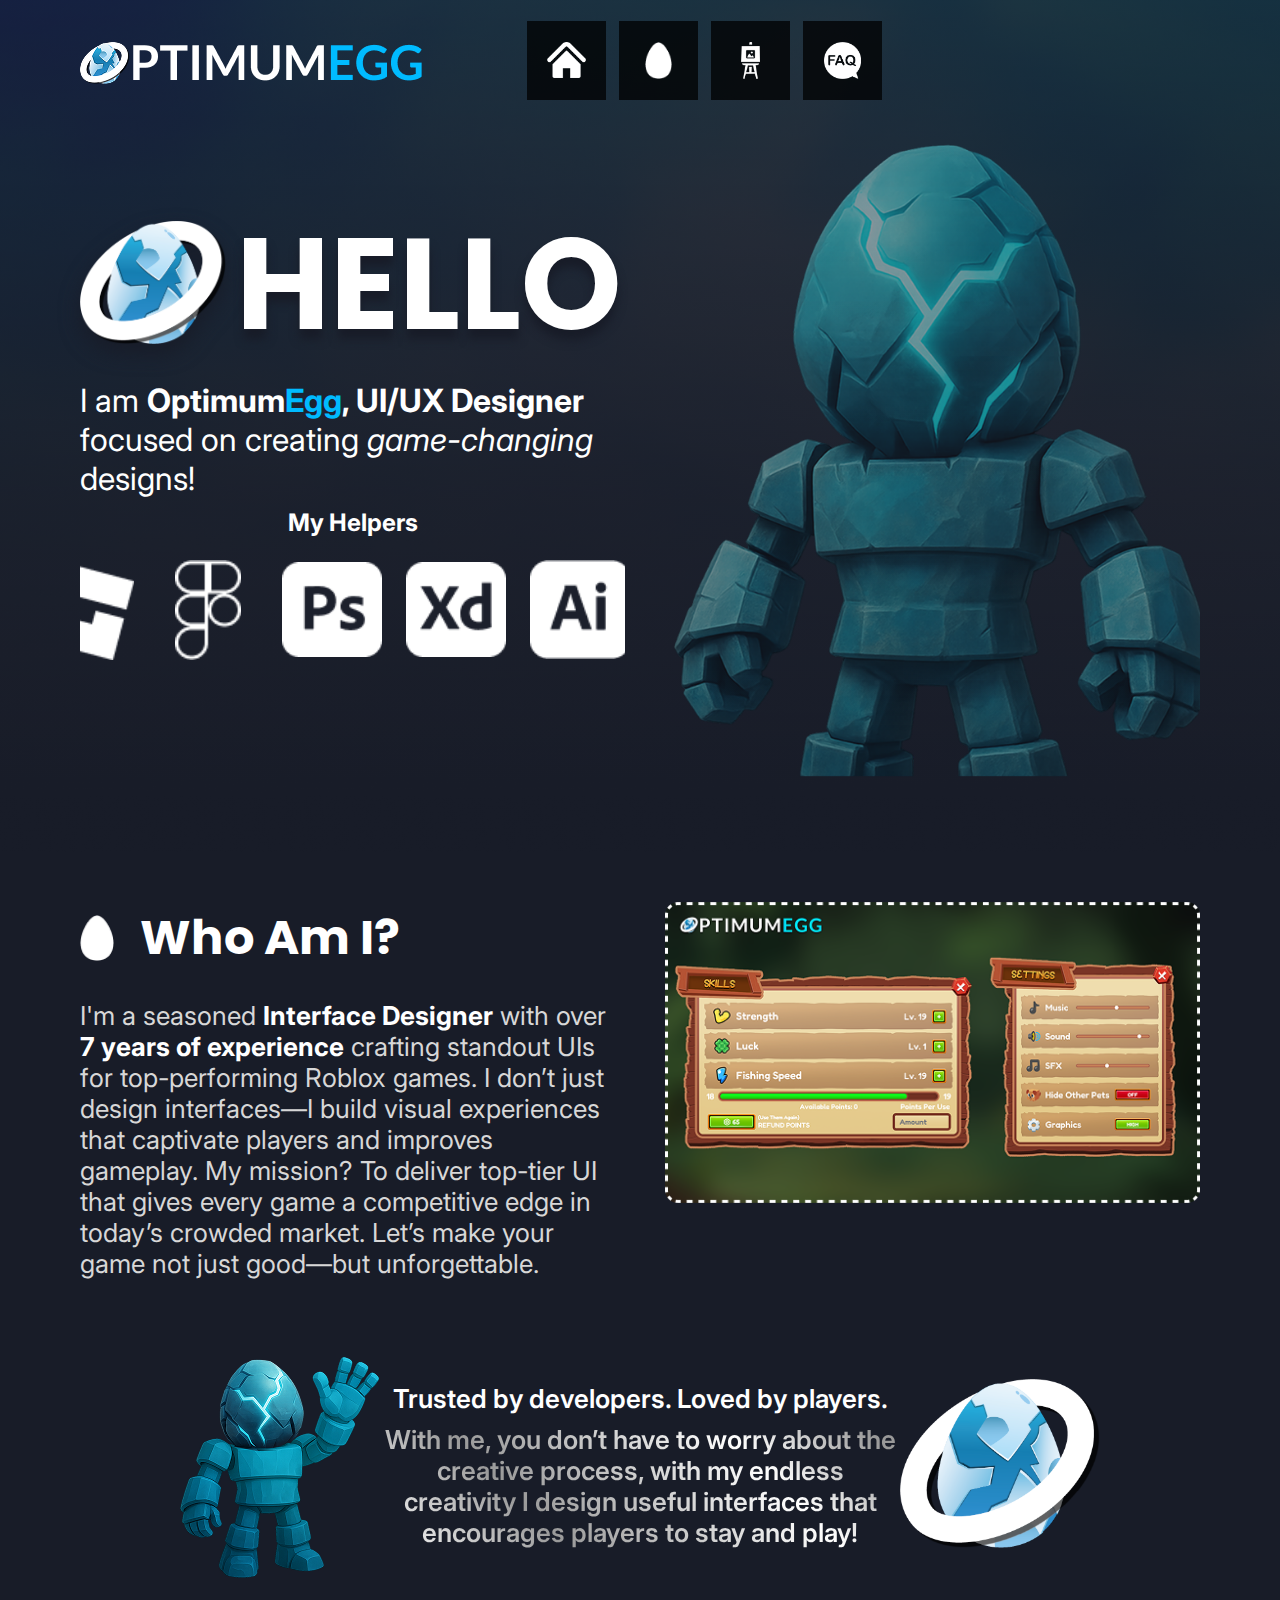
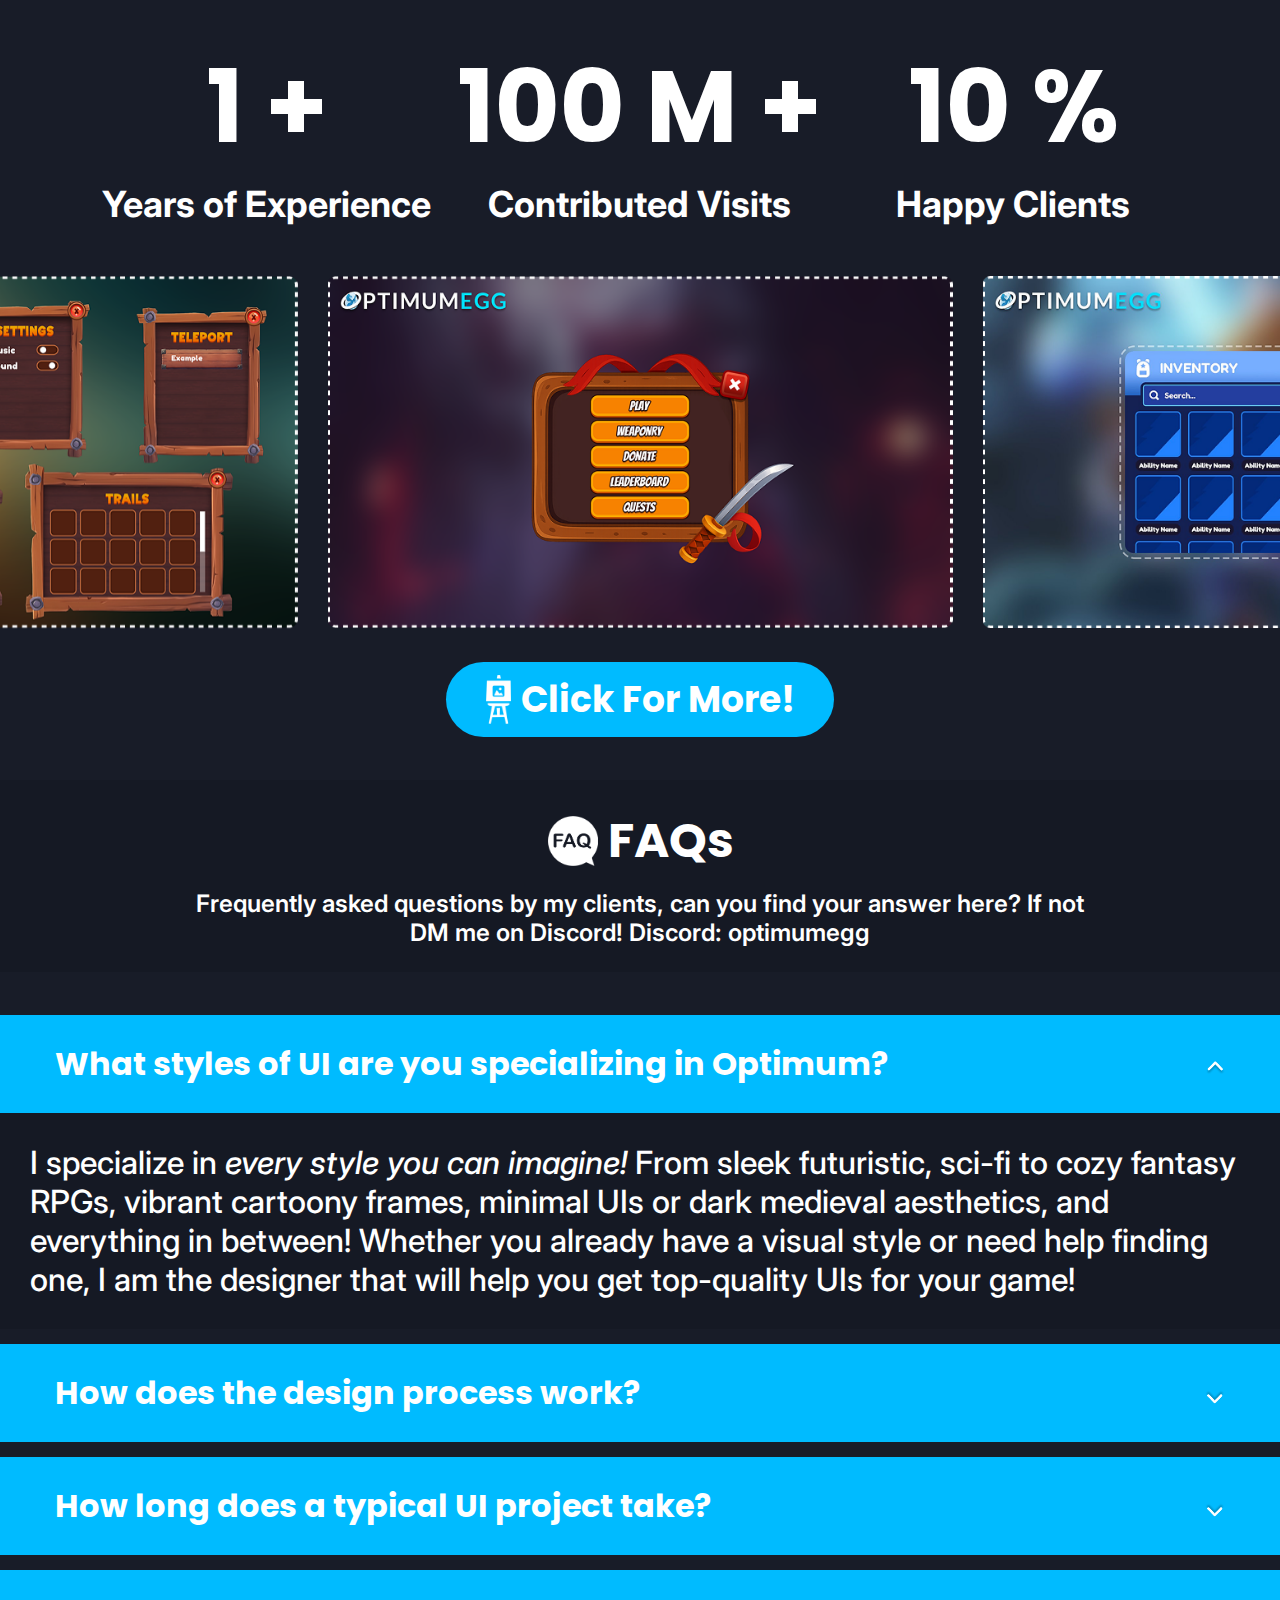
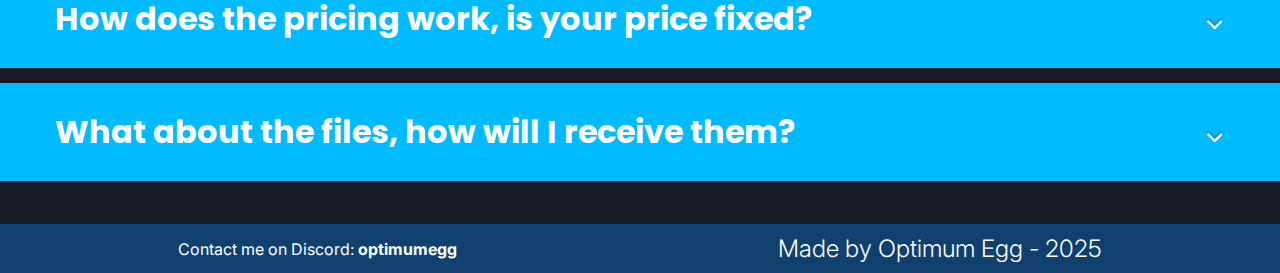
<file: index.html>
<!DOCTYPE html>
<html lang="en">

<head>
    <meta charset="UTF-8">
    <meta name="viewport" content="width=device-width, initial-scale=1.0">
    <link rel="stylesheet" href="css/style.css">
    <!-- Link Swiper's CSS -->
    <link rel="stylesheet" href="https://cdn.jsdelivr.net/npm/swiper@11/swiper-bundle.min.css" />
    <title>Document</title>
</head>

<body id="home">
    <header class="main-header">
        <nav class="navbar">
            <div class="navbar-logo">
                <a href="index.html">
                    <img src="assets/Logo.png" alt="Company Logo">
                </a>
            </div>

            <div class="navbar-icons">
                <ul class="icon-list">
                    <li class="icon-item">
                        <a data-target="home"><img src="assets/a5e6ab44bf8d19d2e2d02c2648b98a2b56522c28.png"
                                alt="Icon 1"></a>
                    </li>
                    <li class="icon-item">
                        <a data-target="about"><img src="assets/Vector (1).png" alt="Icon 2"></a>
                    </li>
                    <li class="icon-item">
                        <a data-target="gallery"><img src="assets/6dedaebf1e705715edebaa543206cdb7789100ba.png"
                                alt="Icon 3"></a>
                    </li>
                    <li class="icon-item">
                        <a data-target="faq"><img src="assets/38c8d25ce8ba2a83c88dc742a9f760f0715b47ab.png"
                                alt="Icon 4"></a>
                    </li>
                </ul>
            </div>
        </nav>
    </header>

    <main>
        <section class="hero-section">
            <div class="hero-container">
                <div class="hero-left">
                    <div class="hero-title-wrapper">
                        <div class="hero-logo">
                            <img src="assets/17bb4801b5dd2a04d37924cf62fa2e6a827c155d.png" alt="img">
                        </div>
                        <h1 class="hero-heading">HELLO</h1>
                    </div>
                    <p class="hero-subtitle">
                        I am <b>Optimum<span class="highlight">Egg</span>, UI/UX Designer</b>
                        focused on creating <em>game-changing</em>
                        designs!
                    </p>

                    <div class="helpers-section">
                        <div class="helpers-title">My Helpers</div>
                        <div class="helpers-logos">
                            <div class="logo-list" id="logoList">
                                <img src="assets/Roblox_Studio_logo_-_2022 1.png" alt="img">
                                <img src="assets/Figma-logo.png" alt="img">
                                <img src="assets/Adobe_Photoshop_CC_icon.png" alt="img">
                                <img src="assets/Adobe_XD_CC_icon.png" alt="img">
                                <img src="assets/Adobe_Illustrator_CC_icon 1.png" alt="img">
                            </div>
                        </div>
                    </div>
                </div>

                <div class="hero-right">
                    <img src="assets/Hero Image.png" alt="img">
                </div>
            </div>
        </section>

        <section class="about-section" id="about">
            <div class="about-container">
                <div class="about-top">
                    <div class="about-left">
                        <div class="about-heading">
                            <div class="about-icon">
                                <img src="assets/Vector (1).png" alt="">
                            </div>
                            <h3 class="section-title">Who Am I?</h3>
                        </div>
                        <p class="about-description">
                            I'm a seasoned <b>Interface Designer</b> with over <b>7 years of experience</b> crafting
                            standout UIs for top-performing Roblox games. I don’t just design interfaces—I build visual
                            experiences that captivate players and improves gameplay. My mission? To deliver top-tier UI
                            that gives every game a competitive edge in today’s crowded market. Let’s make your game not
                            just good—but unforgettable.
                        </p>
                    </div>

                    <div class="about-image">
                        <img src="assets/Epter.png" alt="">
                    </div>
                </div>

                <div class="about-bottom">
                    <div class="wave-image">
                        <img src="assets/Wave 1.png" alt="img" loading="lazy">
                    </div>

                    <div class="testimonial">
                        <div class="testimonial-title">Trusted by developers. Loved by players.</div>
                        <p class="testimonial-description">
                            With me, you don’t have to worry about the creative process, with my endless creativity I
                            design
                            useful interfaces that encourages players to stay and play!
                        </p>
                    </div>

                    <div class="wave-logo">
                        <img src="assets/17bb4801b5dd2a04d37924cf62fa2e6a827c155d.png" alt="img" loading="lazy">
                    </div>
                </div>

                <div class="stats-section">
                    <div class="stat-item">
                        <div class="stat-number">1 +</div>
                        <div class="stat-label">Years of Experience</div>
                    </div>
                    <div class="stat-item">
                        <div class="stat-number">100 M +</div>
                        <div class="stat-label">Contributed Visits</div>
                    </div>
                    <div class="stat-item">
                        <div class="stat-number">10 %</div>
                        <div class="stat-label">Happy Clients</div>
                    </div>
                </div>

            </div>
        </section>

        <section class="gallery-section" id="gallery">
            <div class="gallery-container">
                <!-- Swiper -->
                <div class="swiper mySwiper">
                    <div class="swiper-wrapper">
                        <div class="swiper-slide">
                            <img src="assets/1.png" alt="img" class="gallery-image">
                        </div>
                        <div class="swiper-slide">
                            <img src="assets/2.png" alt="img" class="gallery-image">
                        </div>
                        <div class="swiper-slide">
                            <img src="assets/3.png" alt="img" class="gallery-image">
                        </div>
                        <div class="swiper-slide">
                            <img src="assets/4.png" alt="img" class="gallery-image">
                        </div>
                        <div class="swiper-slide">
                            <img src="assets/5.png" alt="img" class="gallery-image">
                        </div>
                    </div>
                </div>

                <a href="#" class="click__more"><img src="assets/6dedaebf1e705715edebaa543206cdb7789100ba.png"
                        alt="icon"> Click For More!</a>
            </div>
        </section>

        <!-- Modal container -->
        <div id="imageModal" class="modal">
            <img id="modalImg" class="modal-content" />
        </div>

        <section class="faq-section">
            <div class="faq-container">
                <div class="faq-header">
                    <div class="faq-title">
                        <img src="assets/38c8d25ce8ba2a83c88dc742a9f760f0715b47ab.png" alt="img"> FAQs
                    </div>
                    <p class="faq-description">
                        Frequently asked questions by my clients, can you find your answer here? If not DM me on
                        Discord! Discord: optimumegg
                    </p>
                </div>

                <div class="faq-list" id="faq">
                    <div class="faq-item">
                        <div class="faq-question">
                            What styles of UI are you specializing in Optimum?
                            <span><img src="assets/right-arrow 2.png" alt="icon"></span>
                        </div>
                        <div class="faq-answer">
                            <p>
                                I specialize in <em>every style you can imagine!</em> From sleek futuristic, sci-fi to
                                cozy
                                fantasy RPGs, vibrant cartoony frames, minimal UIs or dark medieval aesthetics, and
                                everything in between! Whether you already have a visual style or need help finding one,
                                I am the designer that will help you get top-quality UIs for your game!
                            </p>
                        </div>
                    </div>

                    <div class="faq-item">
                        <div class="faq-question">
                            How does the design process work?
                            <span><img src="assets/right-arrow 2.png" alt="icon"></span>
                        </div>
                        <div class="faq-answer">
                            <p>
                                Once you share your ideas or references, I’ll begin working on our first design. I’ll
                                keep you updated throughout the process, and revisions are made based on your feedback
                                to ensure the UI matches your vision perfectly.
                            </p>
                        </div>
                    </div>

                    <div class="faq-item">
                        <div class="faq-question">
                            How long does a typical UI project take?
                            <span><img src="assets/right-arrow 2.png" alt="icon"></span>
                        </div>
                        <div class="faq-answer">
                            <p>
                                Most UI designs are completed within 24 to 48 hours, depending on the complexity and
                                size of the request. I always aim to deliver as quickly and efficiently as possible.
                            </p>
                        </div>
                    </div>

                    <div class="faq-item">
                        <div class="faq-question">
                            How does the pricing work, is your price fixed?
                            <span><img src="assets/right-arrow 2.png" alt="icon"></span>
                        </div>
                        <div class="faq-answer">
                            <p>
                                My prices are flexible. I’m open to negotiations and I offer more affordable rates for
                                bulk or full-game orders. Feel free to reach out for a custom quote based on your
                                project.
                            </p>
                        </div>
                    </div>

                    <div class="faq-item">
                        <div class="faq-question">
                            What about the files, how will I receive them?
                            <span><img src="assets/right-arrow 2.png" alt="icon"></span>
                        </div>
                        <div class="faq-answer">
                            <p>
                                You’ll receive fully imported and properly scaled UI elements, ready to use across all
                                screen sizes directly in Roblox Studio. Everything is optimized for in-game integration.
                            </p>
                        </div>
                    </div>
                </div>
            </div>
        </section>

        <footer class="footer">
            <div class="footer-content">
                <div class="footer-contact">Contact me on Discord: <b>optimumegg</b></div>
                <div class="footer-credit">Made by Optimum Egg - 2025</div>
            </div>
        </footer>

    </main>


    <script>
        const logoList = document.getElementById('logoList');

        // Duplicate content for seamless loop
        logoList.innerHTML += logoList.innerHTML;

        let scrollAmount = 0;

        function scrollLogos() {
            scrollAmount++;
            logoList.style.transform = `translateX(-${scrollAmount}px)`;

            // Reset when half scrolled (original width)
            if (scrollAmount >= logoList.scrollWidth / 2) {
                scrollAmount = 0;
            }

            requestAnimationFrame(scrollLogos);
        }

        scrollLogos();
    </script>

    <!-- Swiper JS -->
    <script src="https://cdn.jsdelivr.net/npm/swiper@11/swiper-bundle.min.js"></script>

    <!-- Initialize Swiper -->
    <script>
        var swiper = new Swiper(".mySwiper", {
            slidesPerView: 1.5,
            spaceBetween: 15,
            centeredSlides: true,
            loop: true,
            freeMode: true,

            breakpoints: {
                640: {
                    slidesPerView: 2,
                    spaceBetween: 30,
                    centeredSlides: true,
                },
            }
        });
    </script>


    <script>
        // Get modal elements
        const modal = document.getElementById("imageModal");
        const modalImg = document.getElementById("modalImg");

        // Get all gallery images inside the Swiper
        const galleryImages = document.querySelectorAll(".gallery-image");

        // Add click event for each image in Swiper
        galleryImages.forEach(image => {
            image.addEventListener("click", function () {
                modal.style.display = "flex";
                modalImg.src = image.src;
                document.body.style.overflow = "hidden"; // 🔒 Disable scroll
            });
        });

        // When the user clicks anywhere on the modal, close it
        modal.addEventListener("click", function () {
            modal.style.display = "none";
            document.body.style.overflow = ""; // 🔓 Enable scroll again
        });
    </script>

    <script>
        const faqItems = document.querySelectorAll('.faq-item');

        // Open the first item (index 0)
        if (faqItems.length > 0) {
            faqItems[0].classList.add('active');
        }

        faqItems.forEach(item => {
            const question = item.querySelector('.faq-question');

            question.addEventListener('click', () => {
                item.classList.toggle('active'); // Toggle clicked item
            });
        });


        document.querySelectorAll('.icon-item a[data-target]').forEach(button => {
            button.addEventListener('click', () => {
                const targetId = button.getAttribute('data-target');
                const targetSection = document.getElementById(targetId);
                if (targetSection) {
                    targetSection.scrollIntoView({ behavior: 'smooth' });
                }
            });
        });
    </script>




</body>

</html>
</file>
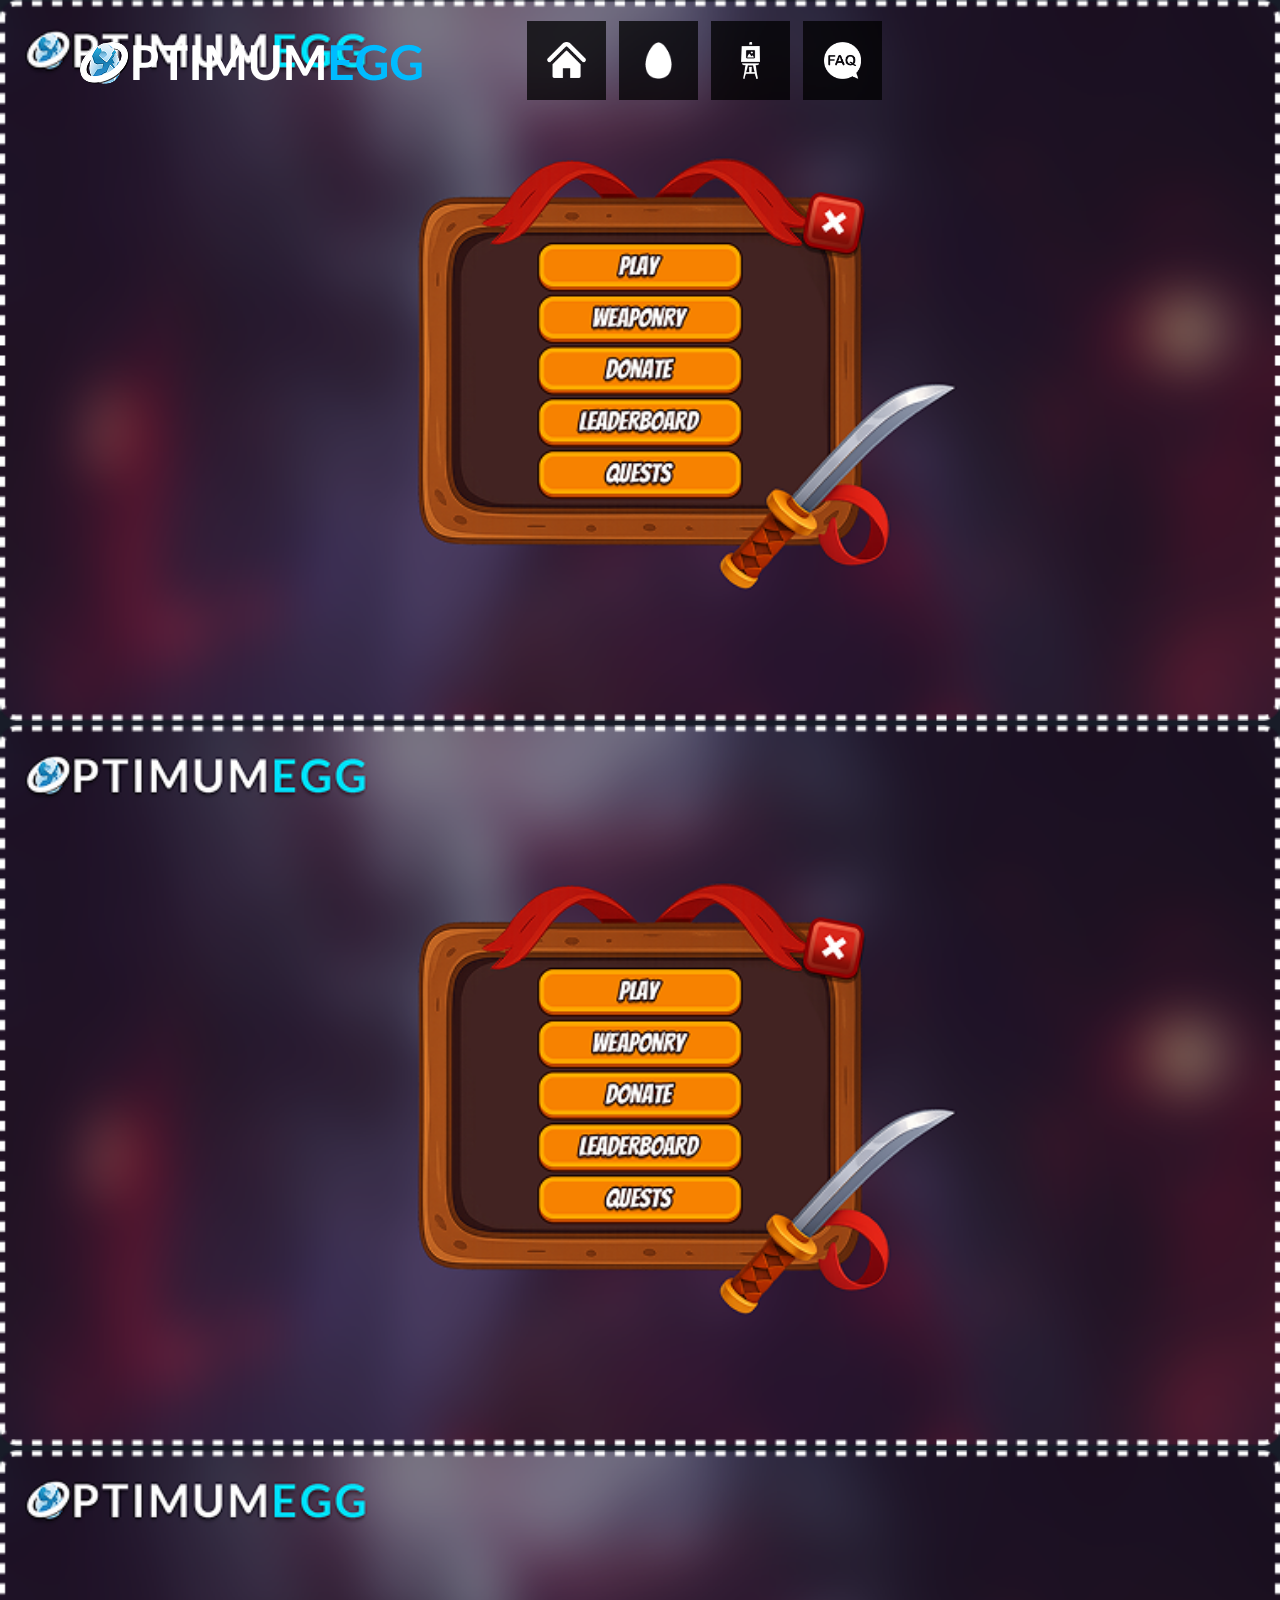
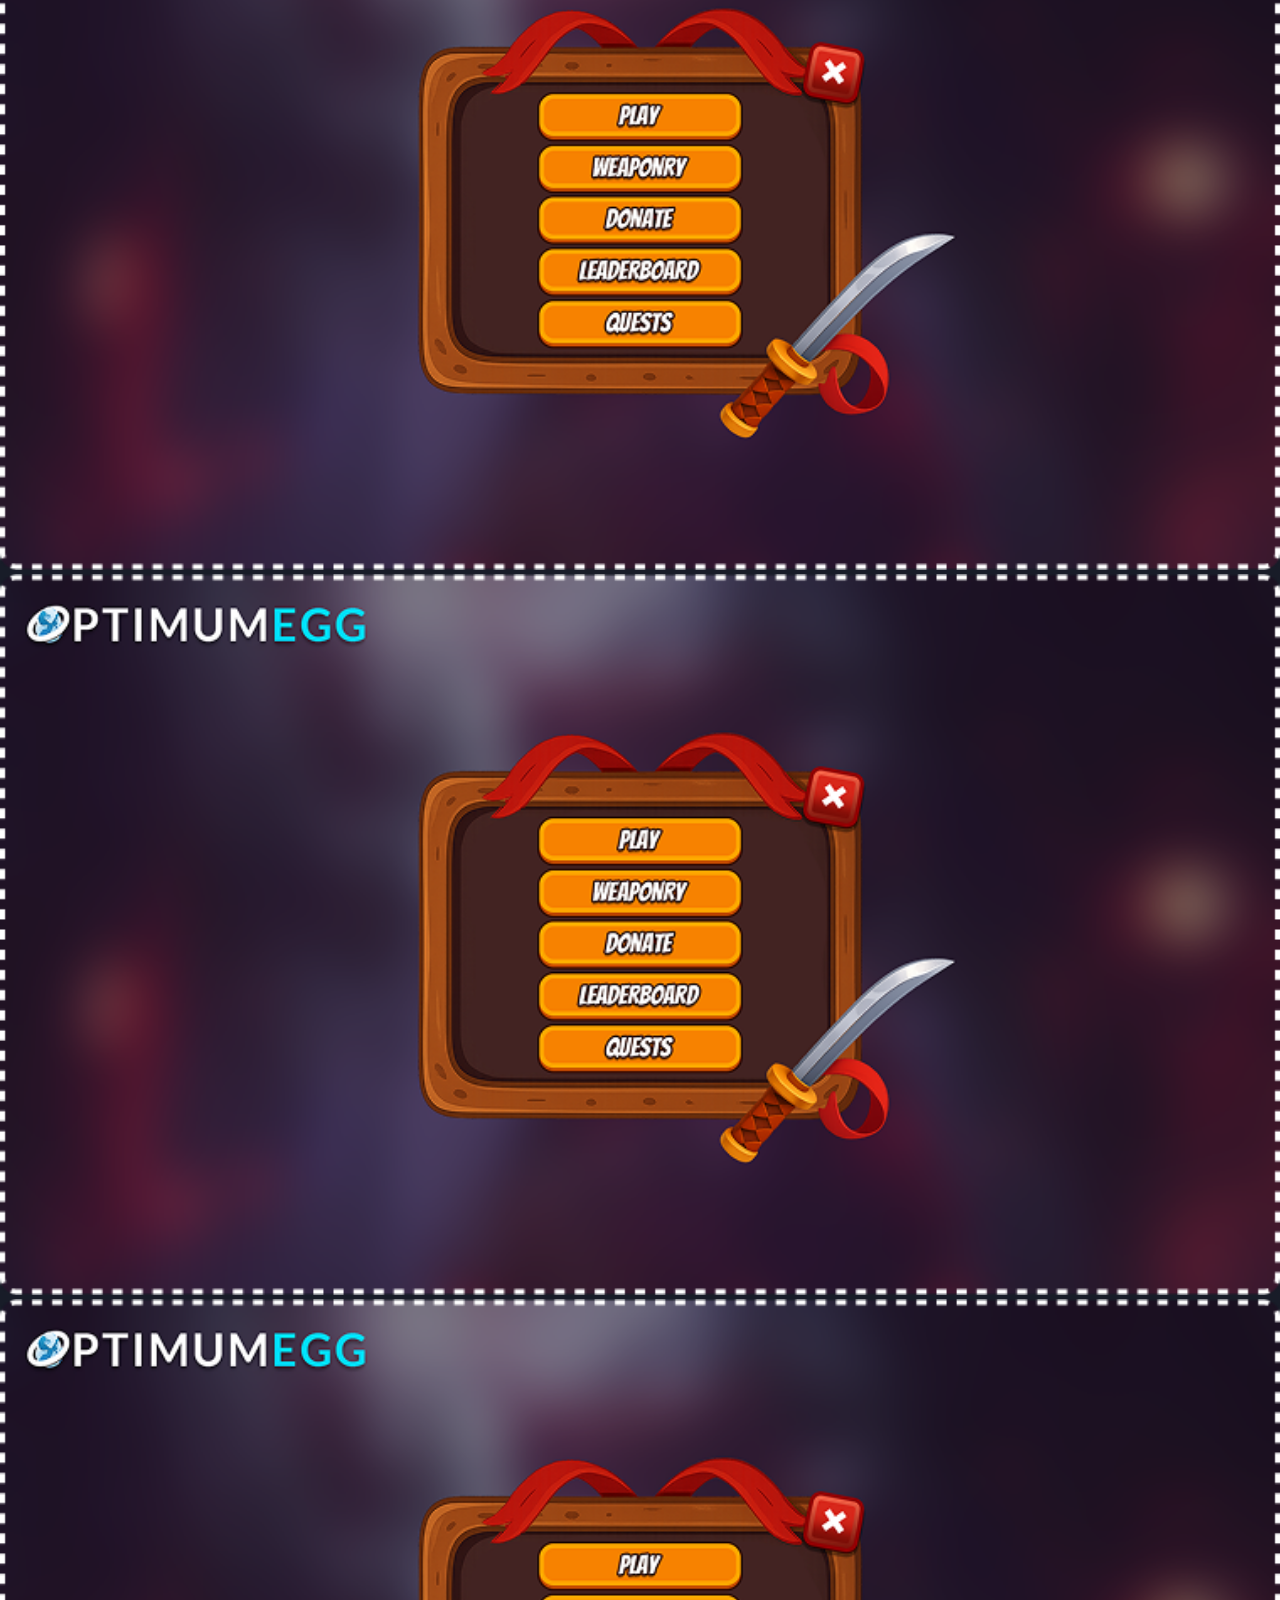
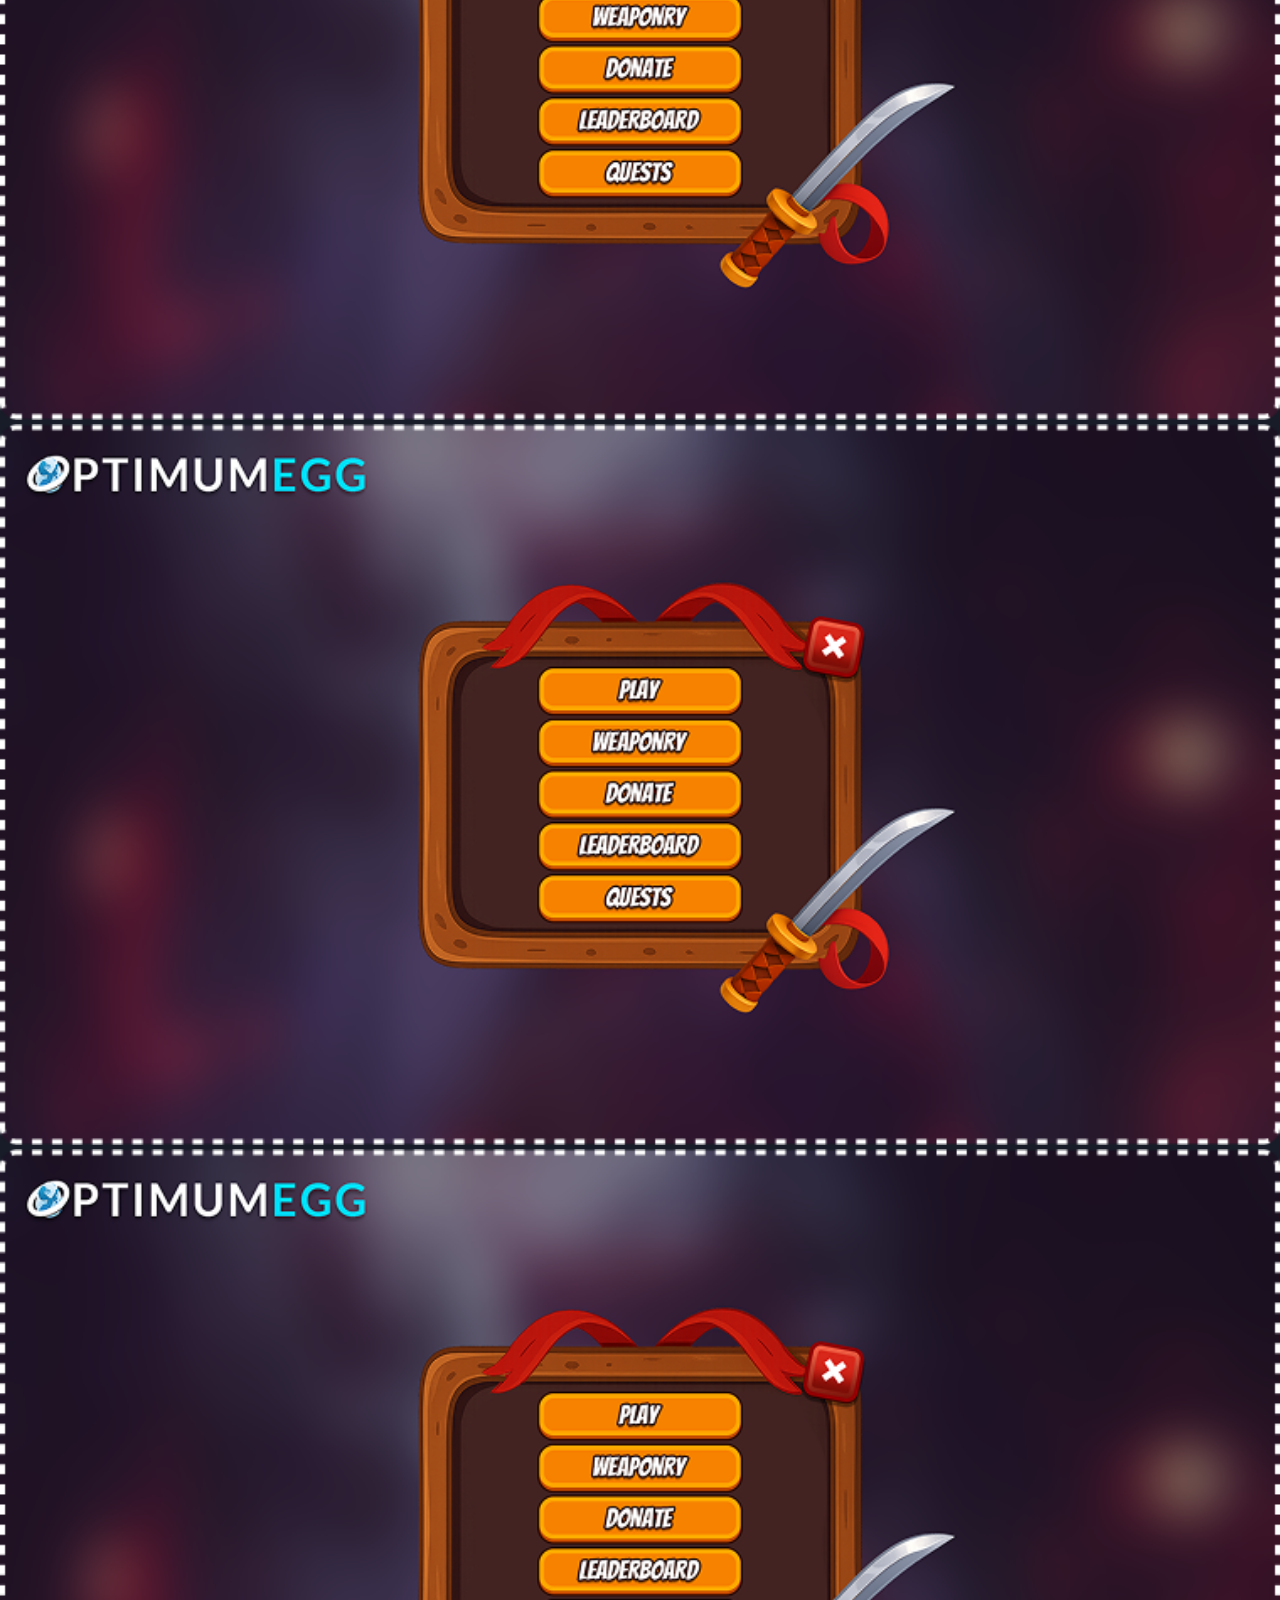
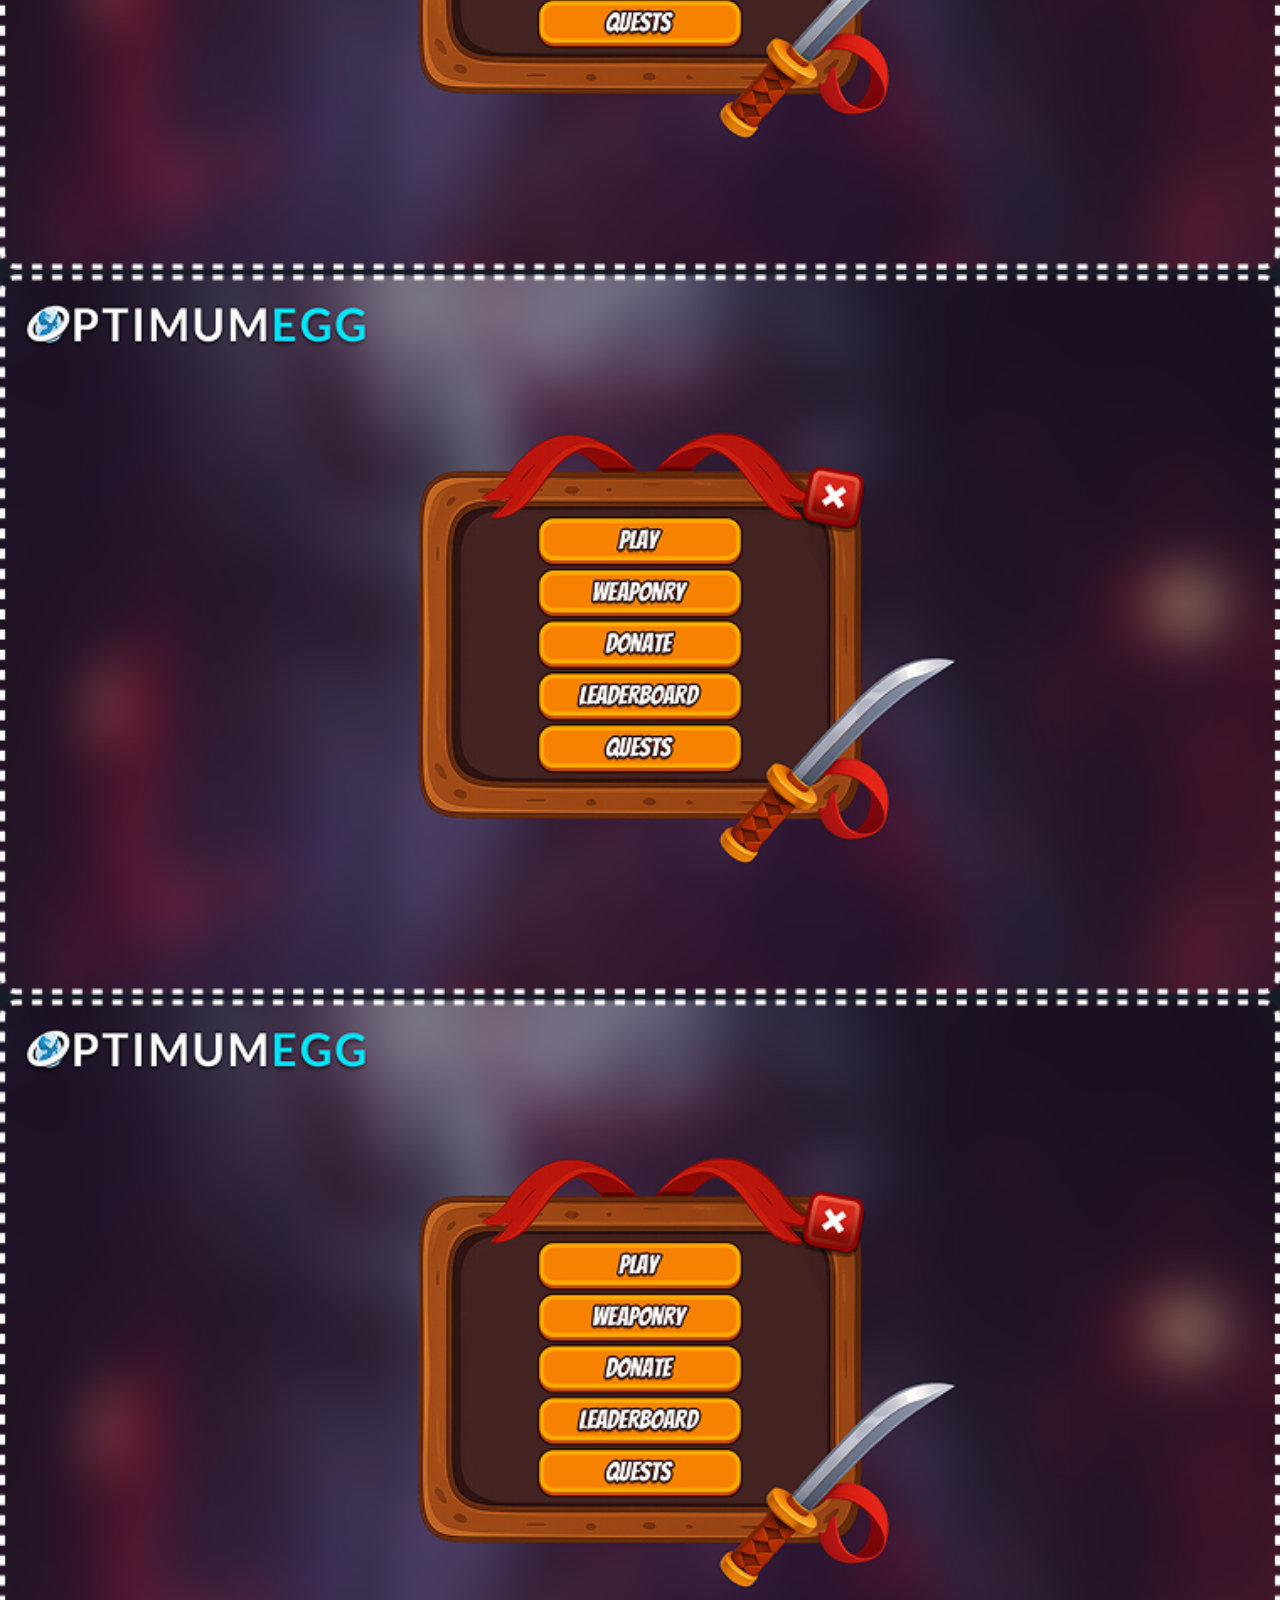
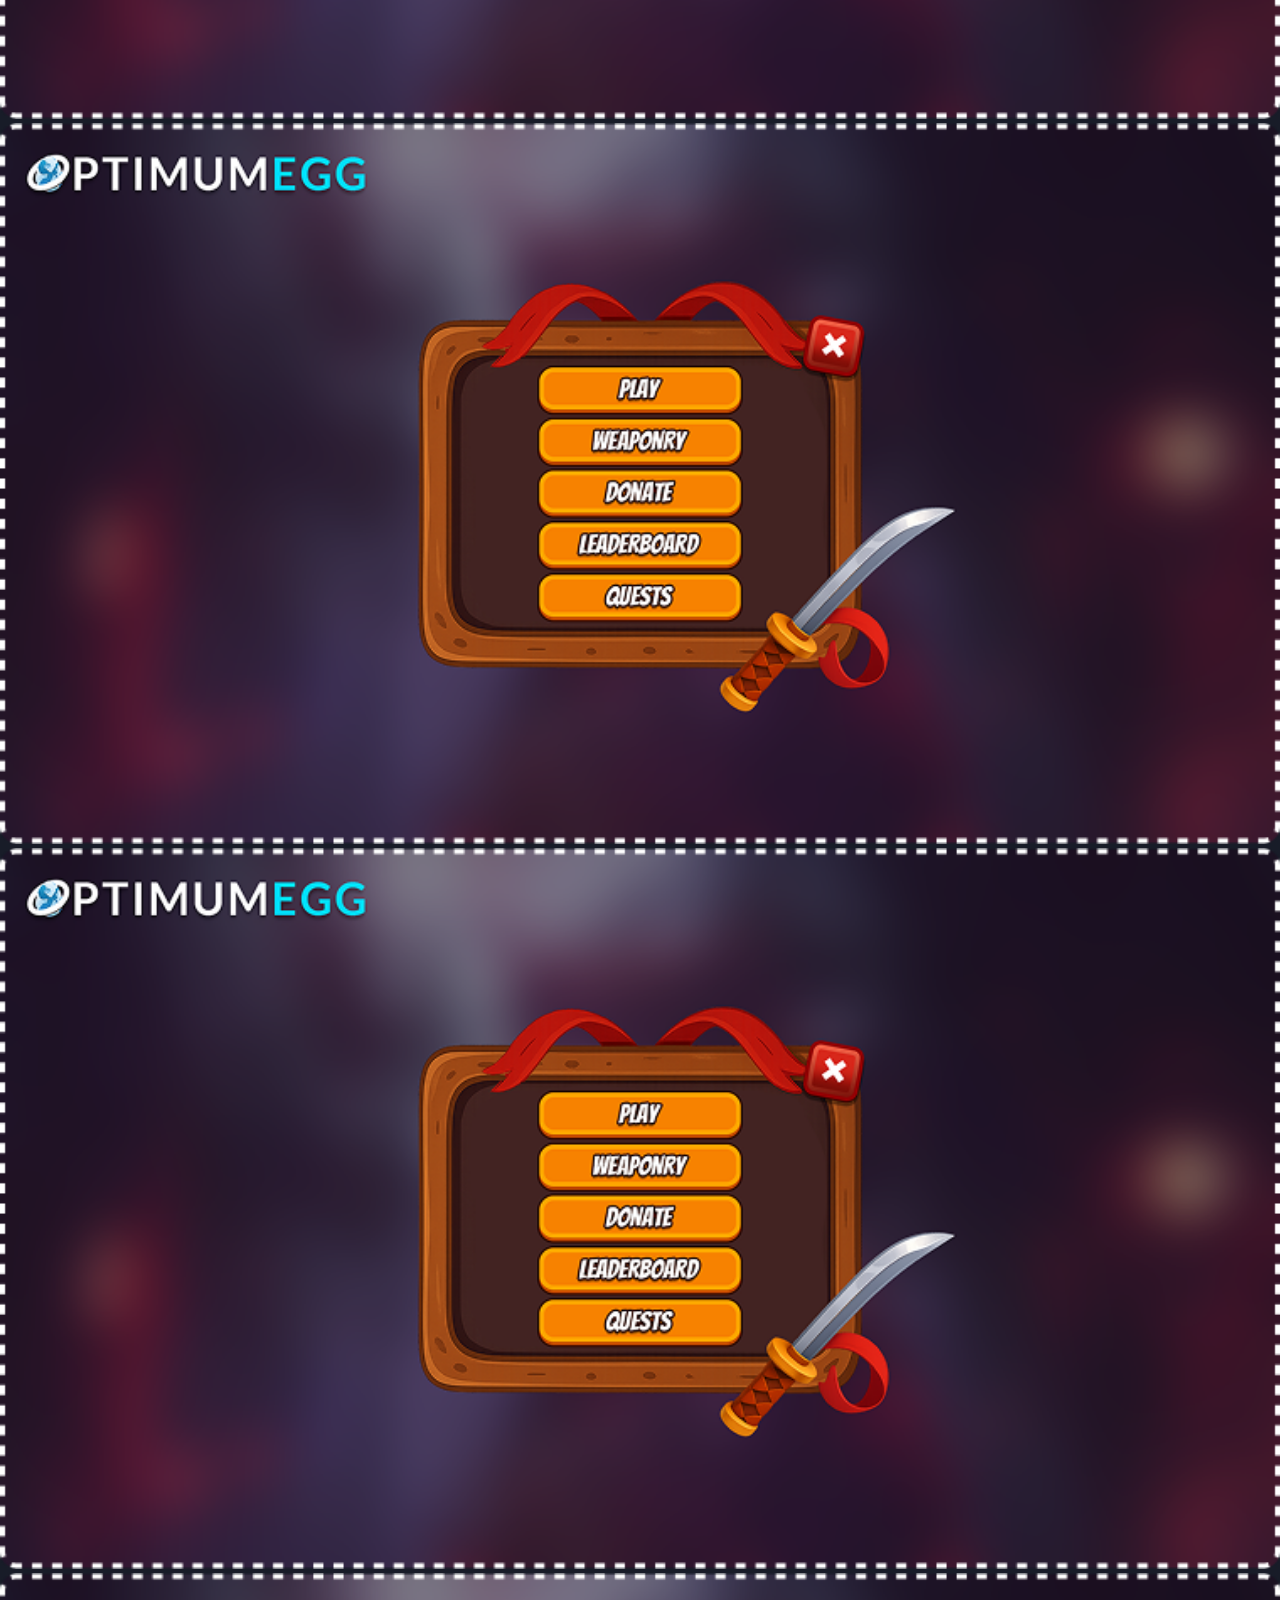
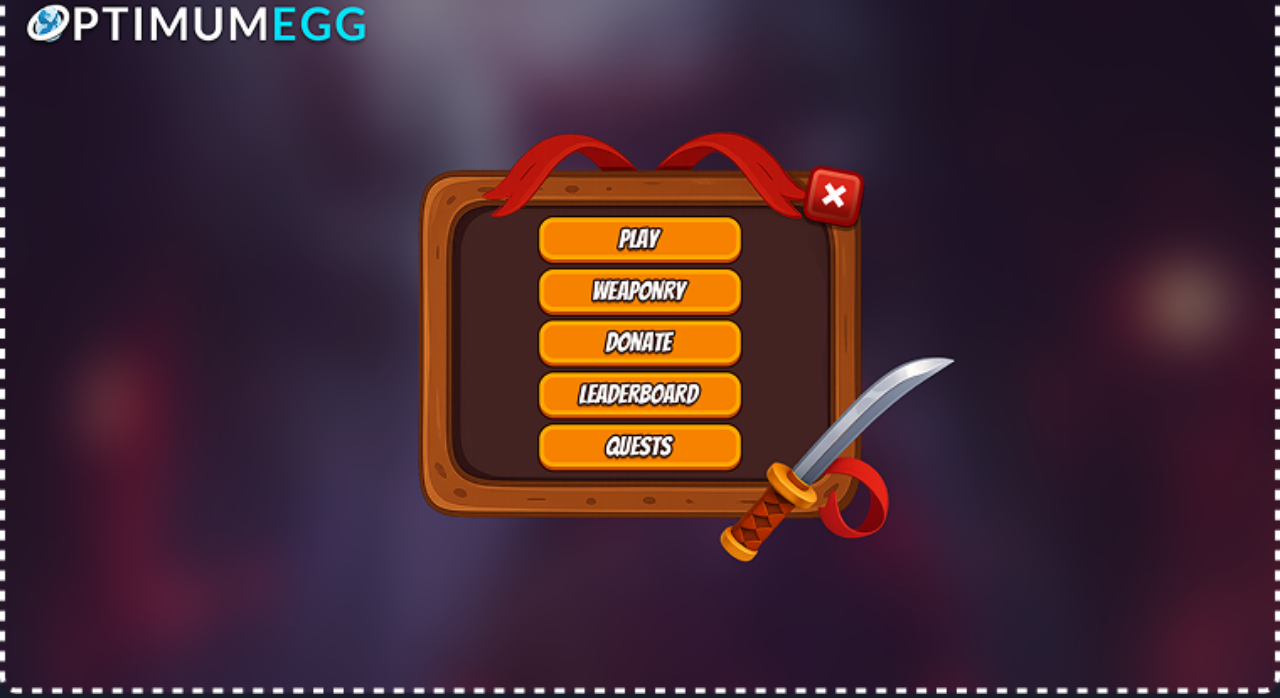
<file: gallery.html>
<!DOCTYPE html>
<html lang="en">

<head>
    <meta charset="UTF-8">
    <meta name="viewport" content="width=device-width, initial-scale=1.0">
    <title>Document</title>
    <!-- Link Swiper's CSS -->
    <link rel="stylesheet" href="https://cdn.jsdelivr.net/npm/swiper@11/swiper-bundle.min.css" />
    <link rel="stylesheet" href="css/style.css">
</head>

<body>
    <header class="main-header">
        <nav class="navbar">
            <div class="navbar-logo">
                <a href="index.html">
                    <img src="assets/Logo.png" alt="Company Logo">
                </a>
            </div>

            <div class="navbar-icons">
                <ul class="icon-list">
                    <li class="icon-item">
                        <a href="index.html" data-target="home"><img src="assets/a5e6ab44bf8d19d2e2d02c2648b98a2b56522c28.png"
                                alt="Icon 1"></a>
                    </li>
                    <li class="icon-item">
                        <a data-target="about"><img src="assets/Vector (1).png" alt="Icon 2"></a>
                    </li>
                    <li class="icon-item">
                        <a href="gallery.html"><img src="assets/6dedaebf1e705715edebaa543206cdb7789100ba.png"
                                alt="Icon 3"></a>
                    </li>
                    <li class="icon-item">
                        <a data-target="faq"><img src="assets/38c8d25ce8ba2a83c88dc742a9f760f0715b47ab.png"
                                alt="Icon 4"></a>
                    </li>
                </ul>
            </div>
        </nav>
    </header>

    <main class="gallery-main">
        <section>
            <div>
                <div class="grid-gallery">
                    <div class="gallery-box">
                        <img src="assets/1.png" alt="img" class="gallery-image">
                    </div>
                    <div class="gallery-box">
                        <img src="assets/1.png" alt="img" class="gallery-image">
                    </div>
                    <div class="gallery-box">
                        <img src="assets/1.png" alt="img" class="gallery-image">
                    </div>
                    <div class="gallery-box">
                        <img src="assets/1.png" alt="img" class="gallery-image">
                    </div>
                    <div class="gallery-box">
                        <img src="assets/1.png" alt="img" class="gallery-image">
                    </div>
                    <div class="gallery-box">
                        <img src="assets/1.png" alt="img" class="gallery-image">
                    </div>
                    <div class="gallery-box">
                        <img src="assets/1.png" alt="img" class="gallery-image">
                    </div>
                    <div class="gallery-box">
                        <img src="assets/1.png" alt="img" class="gallery-image">
                    </div>
                    <div class="gallery-box">
                        <img src="assets/1.png" alt="img" class="gallery-image">
                    </div>
                    <div class="gallery-box">
                        <img src="assets/1.png" alt="img" class="gallery-image">
                    </div>
                    <div class="gallery-box">
                        <img src="assets/1.png" alt="img" class="gallery-image">
                    </div>
                    <div class="gallery-box">
                        <img src="assets/1.png" alt="img" class="gallery-image">
                    </div>
                </div>
            </div>
        </section>

        <!-- Modal container -->
        <div id="imageModal" class="modal">
            <img id="modalImg" class="modal-content modal-img" />
        </div>
    </main>

    <script src="js/script.js"></script>
</body>

</html>
</file>
<file: css/style.css>
@import url('https://fonts.googleapis.com/css2?family=DM+Sans:ital,opsz,wght@0,9..40,100..1000;1,9..40,100..1000&family=Inter:ital,opsz,wght@0,14..32,100..900;1,14..32,100..900&family=Manrope:wght@200..800&family=Poppins:ital,wght@0,100;0,200;0,300;0,400;0,500;0,600;0,700;0,800;0,900;1,100;1,200;1,300;1,400;1,500;1,600;1,700;1,800;1,900&family=Roboto:ital,wght@0,100..900;1,100..900&family=Sora:wght@100..800&display=swap');

* {
    margin: 0;
    padding: 0;
    box-sizing: border-box;
}

html,
body {
    /* overflow-x: hidden; */
    position: relative;
}

@font-face {
    font-family: 'Poppins-Bold';
    src: url('../fonts/Poppins-Bold.ttf') format('opentype');
    font-weight: normal;
    font-style: normal;
    font-display: swap;
}

:root {
    --poppins-bold: Poppins-Bold;
    --white-color: #ffffff;
    --inter-font: "Inter", sans-serif;
    --dark-color: #181C28;
    --blue-color: #00BBFF;
    --gray-color: #d7d7d7;
}

.hero-section {
    background: linear-gradient(#181c28a1, #181c28b9), url('../assets/fd8d701026f631a9f6a0f6bf80b7c24fad2fe902.png');
    background-repeat: no-repeat;
    background-size: cover;
    background-position: center;
}

.main-header {
    position: absolute;
    top: 0;
    left: 0;
    width: 100%;
    z-index: 1000;
}

.navbar {
    max-width: 1440px;
    width: 100%;
    padding: 0 80px;
    display: flex;
    align-items: center;
    gap: 100px;
    height: 120px;
    margin: 0 auto;
}

.navbar-logo img {
    height: 52px;
}

.icon-item a {
    width: 79px;
    height: 79px;
    display: block;
    padding: 21px 20px;
    background: #000000be;
    transition: all .1s linear;
    cursor: pointer;
}

.icon-item a:hover {
    background: var(--blue-color);
}

.icon-item a img {
    width: 100%;
    height: 100%;
    object-fit: contain;
}

.icon-list {
    display: flex;
    align-items: center;
    gap: 13px;
    list-style: none;
}



.hero-logo img {
    width: 146px;
    filter: drop-shadow(0px 10px 10px #181C28);
}

.hero-container {
    max-width: 1440px;
    width: 100%;
    margin: 0 auto;
    padding: 50px 80px;
    display: flex;
    align-items: center;
    justify-content: space-between;
}

.hero-heading {
    font-size: 128px;
    font-family: var(--poppins-bold);
    font-weight: 800;
    color: var(--white-color);
    text-shadow: 0px 10px 10px #181C28;
}

.hero-title-wrapper {
    display: flex;
    align-items: center;
    gap: 10px;
}

.hero-subtitle {
    font-size: 32px;
    font-family: var(--inter-font);
    color: var(--white-color);
}

.helpers-title {
    font-family: var(--inter-font);
    font-weight: 700;
    color: var(--white-color);
    text-align: center;
    font-size: 24px;
    margin-top: 10px;
}

.logo-list img {
    width: 67px;
    height: 67px;
    object-fit: contain;
}

.logo-list {
    display: flex;
    align-items: center;
    gap: 50px;
    margin-top: 23px;
}



.helpers-logos {
    width: 100%;
    overflow: hidden;
    white-space: nowrap;
}

.logo-list {
    display: inline-block;
    white-space: nowrap;
}

.logo-list img {
    width: 100px;
    height: 100px;
    margin-right: 20px;
    display: inline-block;
}

.helpers-logos {
    width: 100%;
    margin: 0 auto;
}

.hero-right,
.hero-left {
    width: 100%;
}

.hero-left {
    max-width: 545px;
}

.hero-right img {
    width: 100%;
}

.highlight {
    color: var(--blue-color);
}

main {
    background: var(--dark-color);
}

.about-container {
    max-width: 1440px;
    width: 100%;
    margin: 0 auto;
    padding: 50px 80px;
}

.about-top {
    display: grid;
    grid-template-columns: repeat(2, 1fr);
    gap: 50px;
}

.section-title {
    font-size: 48px;
    color: var(--white-color);
    font-family: var(--poppins-bold);
    font-weight: 700;
}

.about-heading {
    display: flex;
    align-items: center;
    gap: 26px;
}

.about-icon img {
    width: 34px;
    display: block;
}

.about-description {
    font-family: var(--inter-font);
    font-weight: 400;
    font-size: 26px;
    color: var(--gray-color);
    margin-top: 26px;
}

.about-description b {
    color: var(--white-color);
}

.about-image img {
    width: 100%;
}

.about-bottom {
    display: flex;
    align-items: center;
    justify-content: space-between;
    padding: 0 100px;
    margin-top: 70px;
}

.wave-logo img,
.wave-image img {
    width: 200px;
}

.testimonial-description {
    font-size: 26px;
    font-weight: 600;
    font-family: var(--inter-font);
    background: linear-gradient(45deg,
            #ffffff 0%,
            #999999 29%,
            #ffffff 72%,
            #999999 94%);
    -webkit-background-clip: text;
    -webkit-text-fill-color: transparent;
    text-align: center;
}

.testimonial-title {
    font-size: 26px;
    font-weight: 600;
    font-family: var(--inter-font);
    color: var(--white-color);
    text-align: center;
    margin-bottom: 10px;
}

.testimonial {
    align-content: center;
}

.stats-section {
    display: grid;
    grid-template-columns: repeat(3, 1fr);
    margin-top: 50px;
}

.stat-number {
    font-size: 100px;
    font-family: var(--poppins-bold);
    font-weight: 700;
    color: var(--white-color);
    text-align: center;
}

.stat-label {
    font-family: var(--inter-font);
    font-size: 36px;
    font-weight: 700;
    color: var(--white-color);
    text-align: center;
}

.gallery-container {
    max-width: 1440px;
    width: 100%;
    margin: 0 auto;
}

.gallery-image {
    width: 100%;
    cursor: zoom-in;
}

/* Modal style */
.modal {
    display: none;
    /* Initially hidden */
    position: fixed;
    z-index: 2000;
    left: 0;
    top: 0;
    width: 100%;
    height: 100%;
    background-color: rgba(0, 0, 0, 0.7);
    justify-content: center;
    align-items: center;
    overflow-y: auto;
    overflow-x: hidden;
}

.modal-content {
    max-width: 90%;
    width: 75%;
    max-height: 90%;
    /* transform: scale(1.5); */
    /* height: 100%; */
    transition: transform 0.5s ease;
    cursor: zoom-out;
}

.click__more {
    display: flex;
    align-items: center;
    gap: 10px;
    width: fit-content;
    margin: 0 auto;
    background: var(--blue-color);
    padding: 10px 40px;
    border-radius: 50px;
    font-size: 36px;
    font-family: var(--poppins-bold);
    font-weight: 700;
    color: var(--white-color);
    text-decoration: none;
    margin-top: 30px;
}

.click__more img {
    display: block;
    width: 25px;
    height: 50px;
    object-fit: contain;
}


.faq-answer {
    max-height: 0;
    overflow: hidden;
    transition: max-height 0.3s ease;
}

.faq-item.active .faq-answer {
    max-height: 500px;
    /* Adjust according to content */
}

.faq-question {
    cursor: pointer;
    display: flex;
    justify-content: space-between;
    align-items: center;
}

.faq-question img {
    transition: transform 0.3s ease;
    width: 20px;
    transform: rotate(180deg);
}

.faq-item.active .faq-question img {
    transform: rotate(0);
    /* Rotate icon when open */
}

.faq-title img {
    width: 50px;
}

.faq-title {
    font-size: 48px;
    font-family: var(--poppins-bold);
    font-weight: 700;
    color: var(--white-color);
    display: flex;
    align-items: center;
    justify-content: center;
    gap: 10px;
}

.faq-container {
    max-width: 1440px;
    width: 100%;
    margin: 0 auto;
}

.faq-question {
    padding: 25px 55px;
    background: var(--blue-color);
    color: var(--white-color);
    font-family: var(--poppins-bold);
    font-size: 32px;
}

.faq-answer p {
    font-size: 32px;
    font-family: var(--inter-font);
    color: var(--white-color);
    font-weight: 500;
    padding: 30px;
}

.faq-description {
    font-size: 24px;
    font-family: var(--inter-font);
    font-weight: 600;
    color: var(--white-color);
    text-align: center;
    margin-top: 12px;
}

.faq-header {
    padding: 25px 178px;
    background: #151924;
    margin-top: 43px;
    margin-bottom: 43px;
}

.faq-answer {
    background: #151924;
}

.faq-item {
    margin-bottom: 15px;
}

.footer {
    background: #10416E;
    margin-top: 43px;
}

.footer-content {
    max-width: 1440px;
    width: 100%;
    margin: 0 auto;
    padding: 10px 178px;
    display: flex;
    align-items: center;
    justify-content: space-between;
}

.footer-contact {
    font-family: var(--inter-font);
    color: var(--white-color);
    font-weight: 400;
}

.footer-credit {
    font-size: 24px;
    font-family: var(--inter-font);
    font-weight: 300;
    color: var(--white-color);
}

@media only screen and (max-width: 1024px) {
    .hero-container {
        padding: 50px 40px;
        padding-top: 120px;
    }

    .hero-left {
        max-width: 508px;
    }

    .hero-heading {
        font-size: 110px;
    }

    .hero-logo img {
        width: 130px;
    }

    .section-title {
        font-size: 35px;
    }

    .about-icon img {
        width: 25px;
    }

    .about-heading {
        gap: 10px;
    }

    .about-description {
        font-size: 20px;
        line-height: 1.3;
        margin-top: 15px;
    }

    .about-bottom {
        padding: 0;
    }

    .wave-logo img,
    .wave-image img {
        width: 125px;
    }

    .stat-number {
        font-size: 50px;
    }

    .stat-label {
        font-size: 20px;
    }

    .click__more {
        font-size: 25px;
        padding: 10px 30px;
    }

    .click__more img {
        width: 20px;
        height: auto;
    }

    .faq-question {
        font-size: 22px;
    }

    .faq-answer p {
        font-size: 25px;
        line-height: 1.3;
    }

    .faq-title {
        font-size: 35px;
    }

    .faq-title img {
        width: 30px;
    }

    .faq-description {
        font-size: 20px;
    }

    .testimonial-description,
    .testimonial-title {
        font-size: 20px;
    }

    .navbar {
        padding: 0 40px;
    }

    .icon-item a {
        width: 65px;
        height: 65px;
        padding: 18px 17px;
    }

    .footer-credit {
        font-size: 20px;
    }
}


@media only screen and (max-width: 900px) {
    .navbar-icons {
        position: fixed;
        bottom: 10%;
        left: 50%;
        transform: translateX(-50%);
    }

    .hero-container {
        display: flex;
        flex-direction: column-reverse;
    }

    .hero-right img {
        width: 100%;
        max-width: 350px;
        margin: 0 auto;
        display: block;
    }

    .footer-content {
        padding: 10px 40px;
    }

    .about-top {
        grid-template-columns: repeat(1, 1fr);
        gap: 33px;
    }

    .faq-question {
        padding: 19px 40px;
    }


    .about-container {
        padding: 50px 40px;
    }
}

@media only screen and (max-width: 768px) {
    .navbar-logo img {
        height: 30px;
    }

    .hero-heading {
        font-size: 60px;
    }

    .hero-logo img {
        width: 60px;
    }

    .faq-header {
        padding: 25px 40px;
    }

    .stat-number {
        font-size: 35px;
    }
}

@media only screen and (max-width: 600px) {
    .hero-subtitle {
        font-size: 25px;
    }

    .footer-content {
        flex-direction: column;
        gap: 10px;
    }

    .footer-credit {
        font-size: 14px;
    }

    .faq-question {
        padding: 19px 25px;
    }

    .faq-question {
        font-size: 18px;
    }

    .faq-answer p {
        font-size: 16px;
        line-height: 1.5;
    }

    .faq-header {
        padding: 25px 25px;
    }

    .about-container {
        padding: 50px 25px;
    }

    .hero-container {
        padding: 50px 25px;
        padding-top: 110px;
    }

    .navbar {
        padding: 0 25px;
    }

    .stat-label {
        font-size: 18px;
    }

    .about-bottom {
        flex-direction: column;
        gap: 20px;
    }

    .stats-section {
        grid-template-columns: repeat(1, 1fr);
        gap: 30px;
    }

    .wave-logo {
        display: none;
    }

}

@media only screen and (max-width: 425px) {
    .logo-list img {
        width: 50px;
        height: 50px;
    }

    .helpers-title {
        margin-top: 30px;
    }

    .icon-item a {
        width: 55px;
        height: 55px;
        padding: 15px 10px;
    }

    .navbar {
        height: 90px;
    }

    .hero-container {
        padding: 50px 25px;
        padding-top: 80px;
    }
}
</file>
